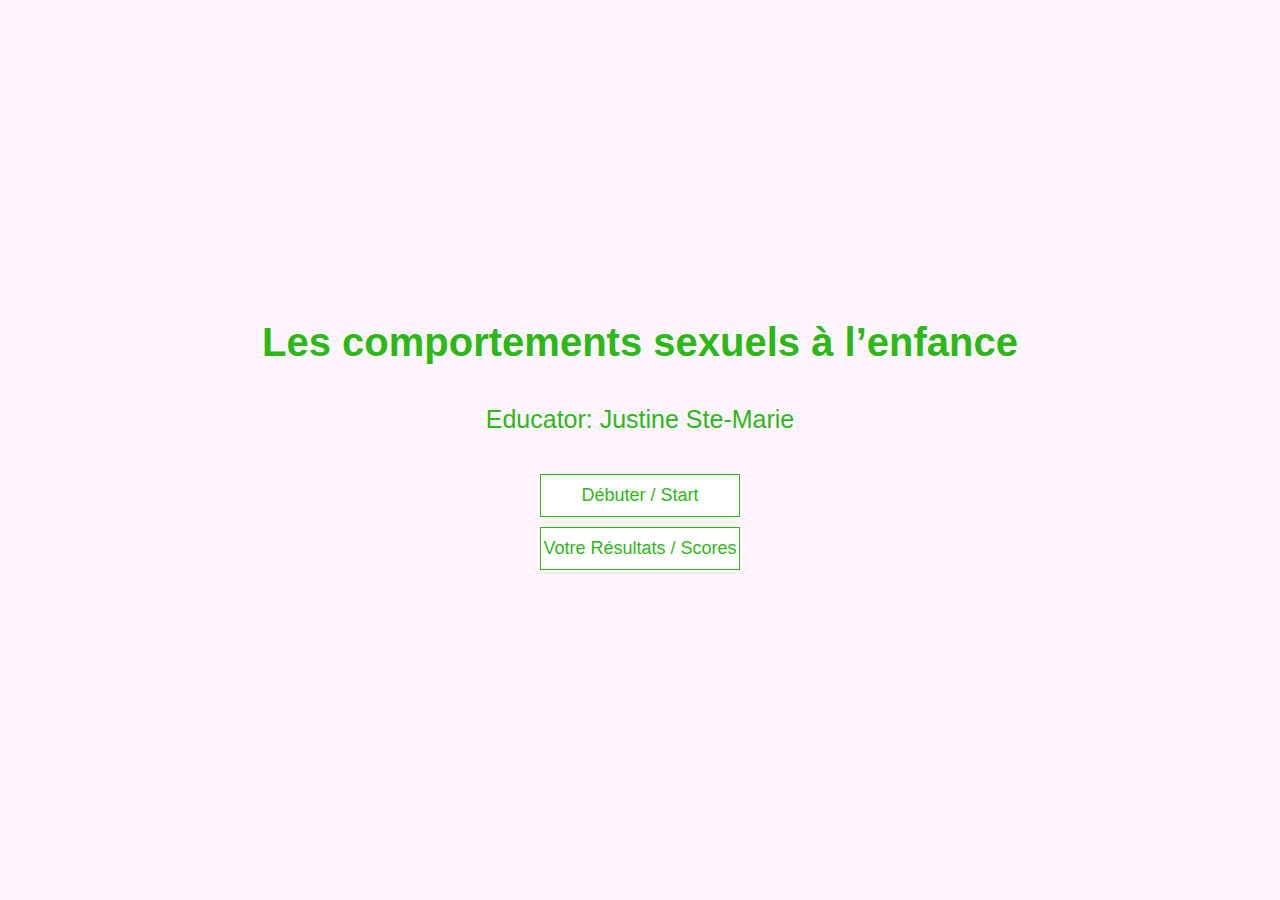
<file: index.html>
<!DOCTYPE html>
<html lang="en">
  <head>
    <meta charset="UTF-8" />
    <meta name="viewport" content="width=device-width, initial-scale=1.0" />
    <meta http-equiv="X-UA-Compatible" content="ie=edge" />
    <title>Quiz by Justine-Main</title>
    <link rel="stylesheet" href="layout.css" />
  </head>
  <body>
    <div class="container">
      <div id="home" class="flex-center flex-column">
        <h1>Les comportements sexuels à l’enfance</h1>
        <h3>Educator: Justine Ste-Marie</h3>
        <a class="btn" href="/questions.html">Débuter / Start</a>
        <a class="btn" href="/user_scores.html">Votre Résultats / Scores</a>
      </div>
    </div>
  </body>
</html>
</file>
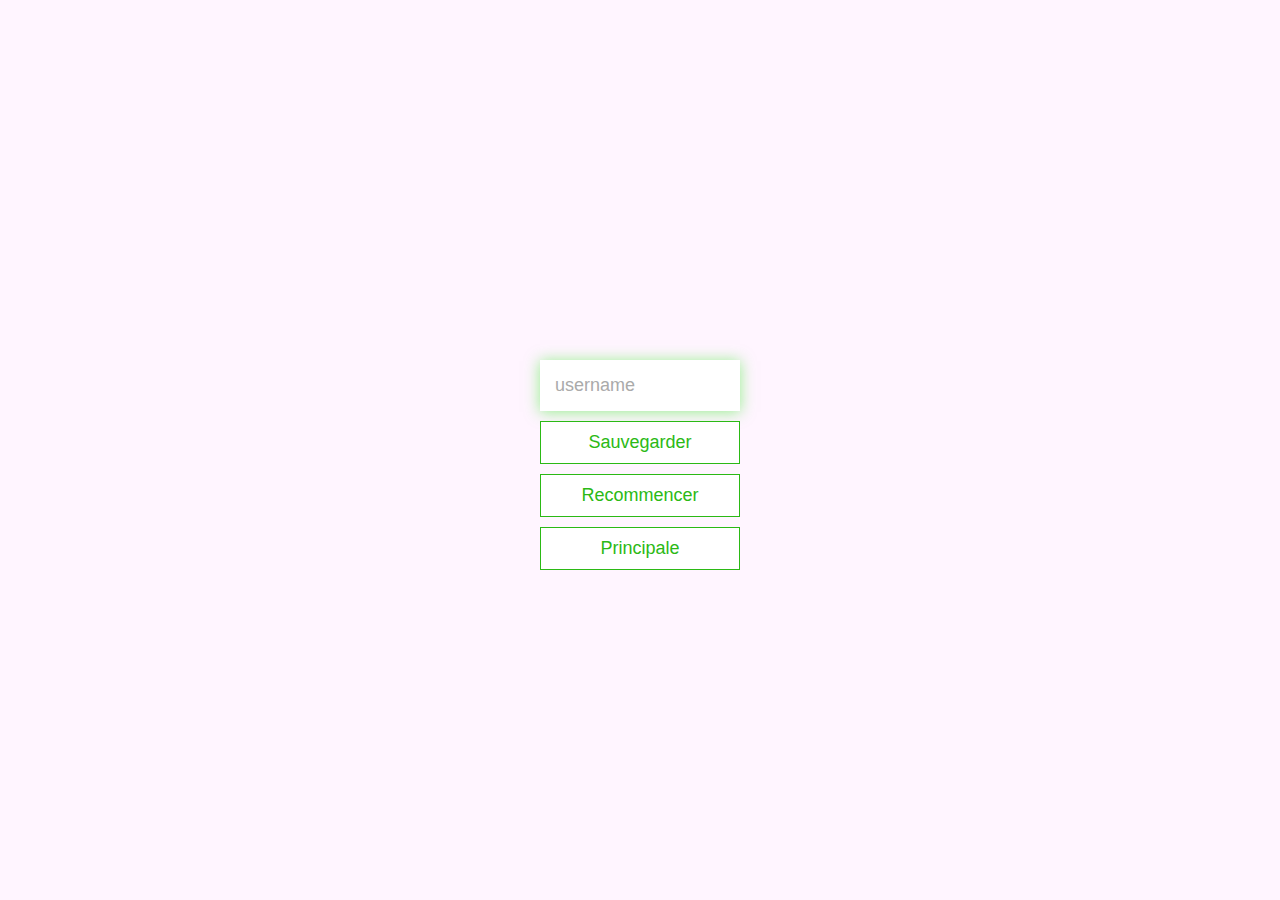
<file: last.html>
<!DOCTYPE html>
<html lang="en">
  <head>
    <meta charset="UTF-8" />
    <meta name="viewport" content="width=device-width, initial-scale=1.0" />
    <meta http-equiv="X-UA-Compatible" content="ie=edge" />
    <title>Quiz by Justine-Done</title>
    <link rel="stylesheet" href="layout.css" />
  </head>
  <body>
    <div class="container">
      <div id="end" class="flex-center flex-column">
        <h1 id="finalScore"></h1>
        <form>
          <input
            type="text"
            name="username"
            id="username"
            placeholder="username"
          />
          <button
            type="submit"
            class="btn"
            id="saveScoreBtn"
            onclick="saveUserScore(event)"
            disabled
          >
            Sauvegarder
          </button>
        </form>
        <a class="btn" href="/questions.html">Recommencer</a>
        <a class="btn" href="/">Principale</a>
      </div>
    </div>
    <script src="last.js"></script>
  </body>
</html>
</file>
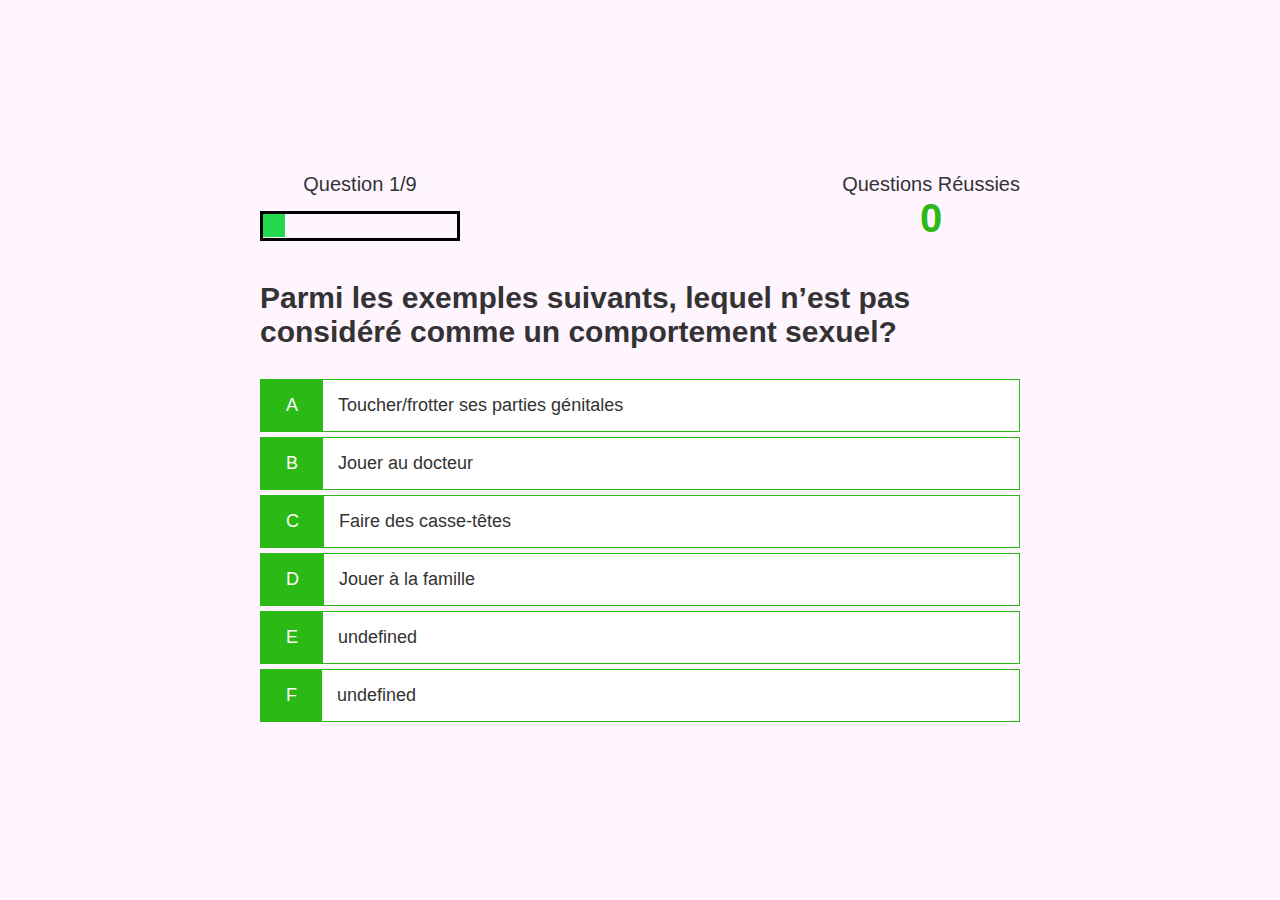
<file: questions.html>
<!DOCTYPE html>
<html lang="en">
  <head>
    <meta charset="UTF-8" />
    <meta name="viewport" content="width=device-width, initial-scale=1.0" />
    <meta http-equiv="X-UA-Compatible" content="ie=edge" />
    <title>Quiz by Justine-Questions</title>
    <link rel="stylesheet" href="layout.css" />
    <link rel="stylesheet" href="questions.css" />
  </head>
  <body>
    <div class="container">
      <div id="game" class="justify-center flex-column">
        <div id="hud">
          <div id="hud-item">
            <p id="progressText" class="hud-prefix">
              Question
            </p>
            <div id="progressBar">
              <div id="progressBarFull"></div>
            </div>
          </div>
          <div id="hud-item">
            <p class="hud-prefix">
              Questions Réussies
            </p>
            <h1 class="hud-main-text" id="score">
              0
            </h1>
          </div>
        </div>
        <h2 id="question">What is the answer to this questions?</h2>
        <div class="choice-container">
          <p class="choice-prefix">A</p>
          <p class="choice-text" data-number="1">Choice 1</p>
        </div>
        <div class="choice-container">
          <p class="choice-prefix">B</p>
          <p class="choice-text" data-number="2">Choice 2</p>
        </div>
        <div class="choice-container">
          <p class="choice-prefix">C</p>
          <p class="choice-text" data-number="3">Choice 3</p>
        </div>
        <div class="choice-container">
          <p class="choice-prefix">D</p>
          <p class="choice-text" data-number="4">Choice 4</p>
        </div>
        <div class="choice-container">
          <p class="choice-prefix">E</p>
          <p class="choice-text" data-number="5">Choice 5</p>
        </div>
        <div class="choice-container">
          <p class="choice-prefix">F</p>
          <p class="choice-text" data-number="6">Choice 6</p>
        </div>
      </div>
    </div>
    <script src="questions.js"></script>
  </body>
</html>
</file>
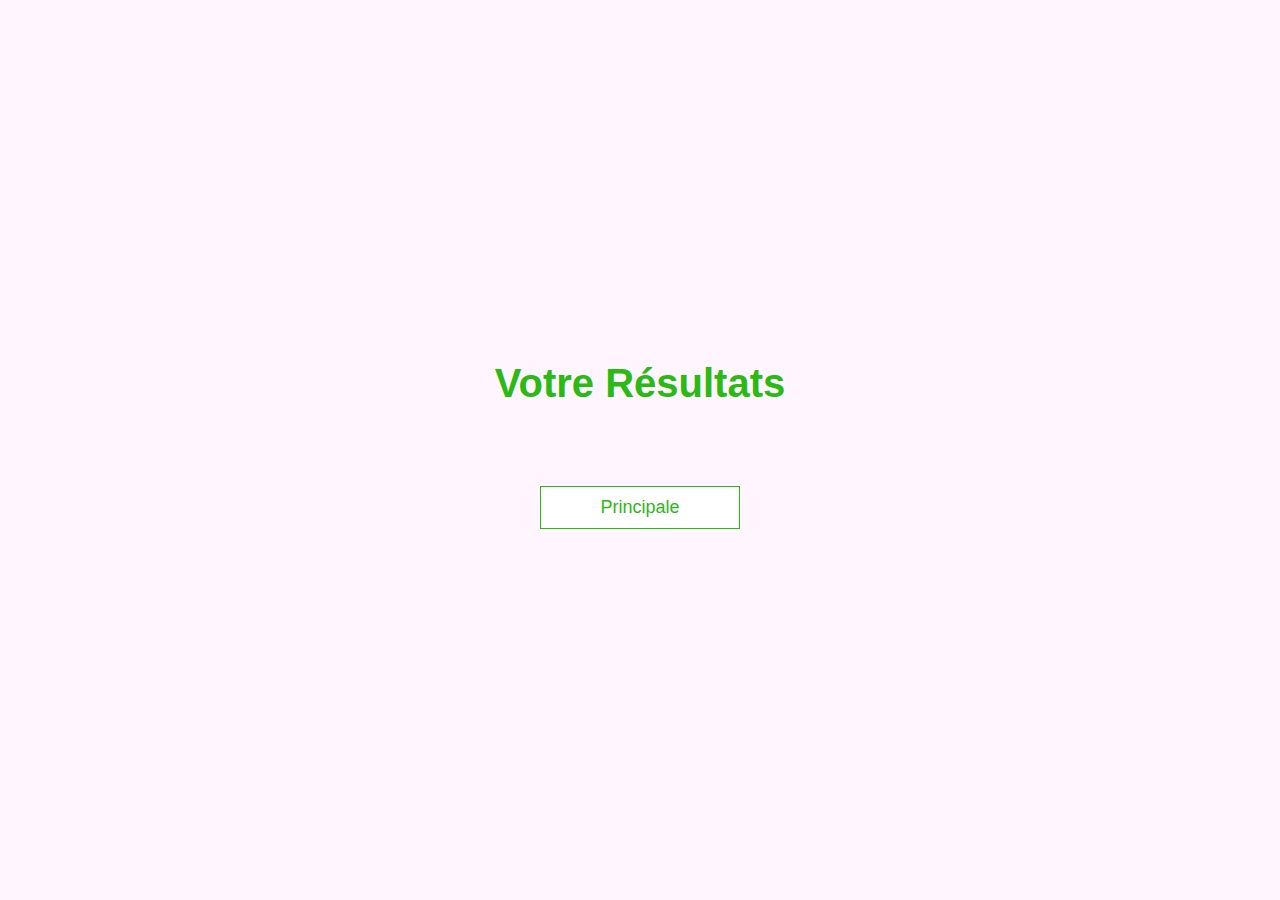
<file: user_scores.html>
<!DOCTYPE html>
<html lang="en">
  <head>
    <meta charset="UTF-8" />
    <meta name="viewport" content="width=device-width, initial-scale=1.0" />
    <meta http-equiv="X-UA-Compatible" content="ie=edge" />
    <title>Quiz by Justine-Votre Résultats</title>
    <link rel="stylesheet" href="layout.css" />
    <link rel="stylesheet" href="user_scores.css" />
  </head>
  <body>
    <div class="container">
      <div id="UserScores" class="flex-center flex-column">
        <h1 id="finalScore">Votre Résultats</h1>
        <ul id="UserScoresList"></ul>
        <a class="btn" href="/">Principale</a>
      </div>
    </div>
    <script src="user_scores.js"></script>
  </body>
</html>
</file>
<file: layout.css>
:root {
  background-color: #FFF5FF;
  font-size: 62.5%;
}

* {
  box-sizing: border-box;
  font-family: Arial, Helvetica, sans-serif;
  margin: 0;
  padding: 0;
  color: #333;
}


h1 {
  font-size: 4rem;
  color: #2BB915;
  margin-bottom: 4rem;
}

h1 > span {
  font-size: 2.4rem;
  font-weight: 500;
}

h2 {
  font-size: 3rem;
  margin-bottom: 3rem;
} 

h3 {
  font-size: 2.5rem;
  color: #2BB915;
  margin-bottom: 4rem;
  font-weight: 500;
}

/* UTILITIES */

.container {
  width: 100vw;
  height: 100vh;
  display: flex;
  justify-content: center;
  align-items: center;
  max-width: 80rem;
  margin: 0 auto;
  padding: 2rem;
}

.container > * {
  width: 100%;
}

.flex-column {
  display: flex;
  flex-direction: column;
}

.flex-center {
  justify-content: center;
  align-items: center;
}

.justify-center {
  justify-content: center;
}

.text-center {
  text-align: center;
}

.hidden {
  display: none;
}

/* BUTTONS */
.btn {
  font-size: 1.8rem;
  padding: 1rem 0;
  width: 20rem;
  text-align: center;
  border: 0.1rem solid #2BB915;
  margin-bottom: 1rem;
  text-decoration: none;
  color: #2BB915;
  background-color: white;
}

.btn:hover {
  cursor: pointer;
  box-shadow: 0 0.4rem 1.4rem 0 rgba(44, 236, 26, 0.5);
  transform: translateY(-0.1rem);
  transition: transform 150ms;
}

.btn[disabled]:hover {
  cursor: not-allowed;
  box-shadow: none;
  transform: none;
}

/* FORMS */
form {
  width: 100%;
  display: flex;
  flex-direction: column;
  align-items: center;
}

input {
  margin-bottom: 1rem;
  width: 20rem;
  padding: 1.5rem;
  font-size: 1.8rem;
  border: none;
  box-shadow: 0 0.1rem 1.4rem 0 rgba(44, 236, 26, 0.5);
}

input::placeholder {
  color: #aaa;
}
</file>
<file: questions.css>
.choice-container {
  display: flex;
  margin-bottom: 0.5rem;
  width: 100%;
  font-size: 1.8rem;
  border: 0.1rem solid #2BB915;
  background-color: white;
}

.choice-container:hover {
  cursor: pointer;
  box-shadow: 0 0.4rem 1.4rem 0 rgba(44, 236, 26, 0.5);
  transform: translateY(-0.1rem);
  transition: transform 150ms;
}

.choice-prefix {
  padding: 1.5rem 2.5rem;
  background-color: #2BB915;
  color: white;
}

.choice-text {
  padding: 1.5rem;
  width: 100%;
}

.correct {
  background-color: #00ff3c;
}

.incorrect {
  background-color: #ff0019;
}

/* HUD */

#hud {
  display: flex;
  justify-content: space-between;
}

.hud-prefix {
  text-align: center;
  font-size: 2rem;
}

.hud-main-text {
  text-align: center;
}

#progressBar {
  width: 20rem;
  height: 3rem;
  border: 0.3rem solid #000000;
  margin-top: 1.5rem;
}

#progressBarFull {
  height: 2.32rem;
  background-color: #23d84e;
  width: 0%;
}
</file>
<file: user_scores.css>
#UserScoresList {
  list-style: none;
  padding-left: 0;
  margin-bottom: 4rem;
}

.user-score {
  font-size: 2.8rem;
  margin-bottom: 0.5rem;
}

.user-score:hover {
  transform: scale(1.025);
}
</file>
